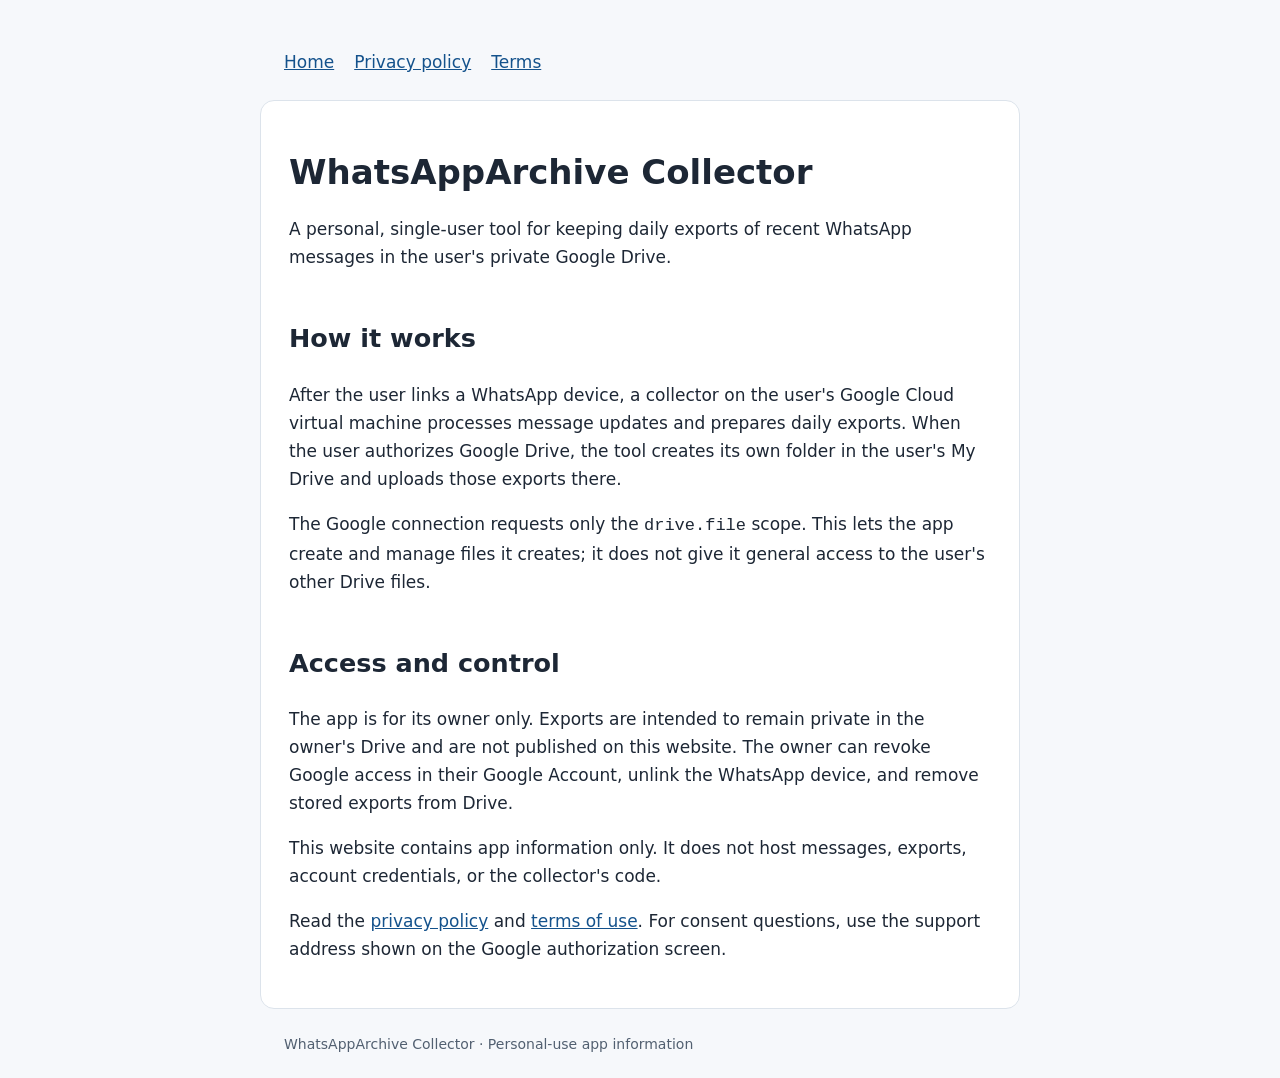
<file: index.html>
<!doctype html>
<html lang="en"><meta charset="utf-8"><meta name="viewport" content="width=device-width,initial-scale=1"><title>WhatsAppArchive Collector</title><link rel="stylesheet" href="style.css">
<header><nav><a href="./">Home</a><a href="privacy.html">Privacy policy</a><a href="terms.html">Terms</a></nav></header>
<main><h1>WhatsAppArchive Collector</h1><p>A personal, single-user tool for keeping daily exports of recent WhatsApp messages in the user's private Google Drive.</p>
<h2>How it works</h2><p>After the user links a WhatsApp device, a collector on the user's Google Cloud virtual machine processes message updates and prepares daily exports. When the user authorizes Google Drive, the tool creates its own folder in the user's My Drive and uploads those exports there.</p>
<p>The Google connection requests only the <code>drive.file</code> scope. This lets the app create and manage files it creates; it does not give it general access to the user's other Drive files.</p>
<h2>Access and control</h2><p>The app is for its owner only. Exports are intended to remain private in the owner's Drive and are not published on this website. The owner can revoke Google access in their Google Account, unlink the WhatsApp device, and remove stored exports from Drive.</p>
<p>This website contains app information only. It does not host messages, exports, account credentials, or the collector's code.</p>
<p>Read the <a href="privacy.html">privacy policy</a> and <a href="terms.html">terms of use</a>. For consent questions, use the support address shown on the Google authorization screen.</p></main>
<footer>WhatsAppArchive Collector · Personal-use app information</footer></html>
</file>
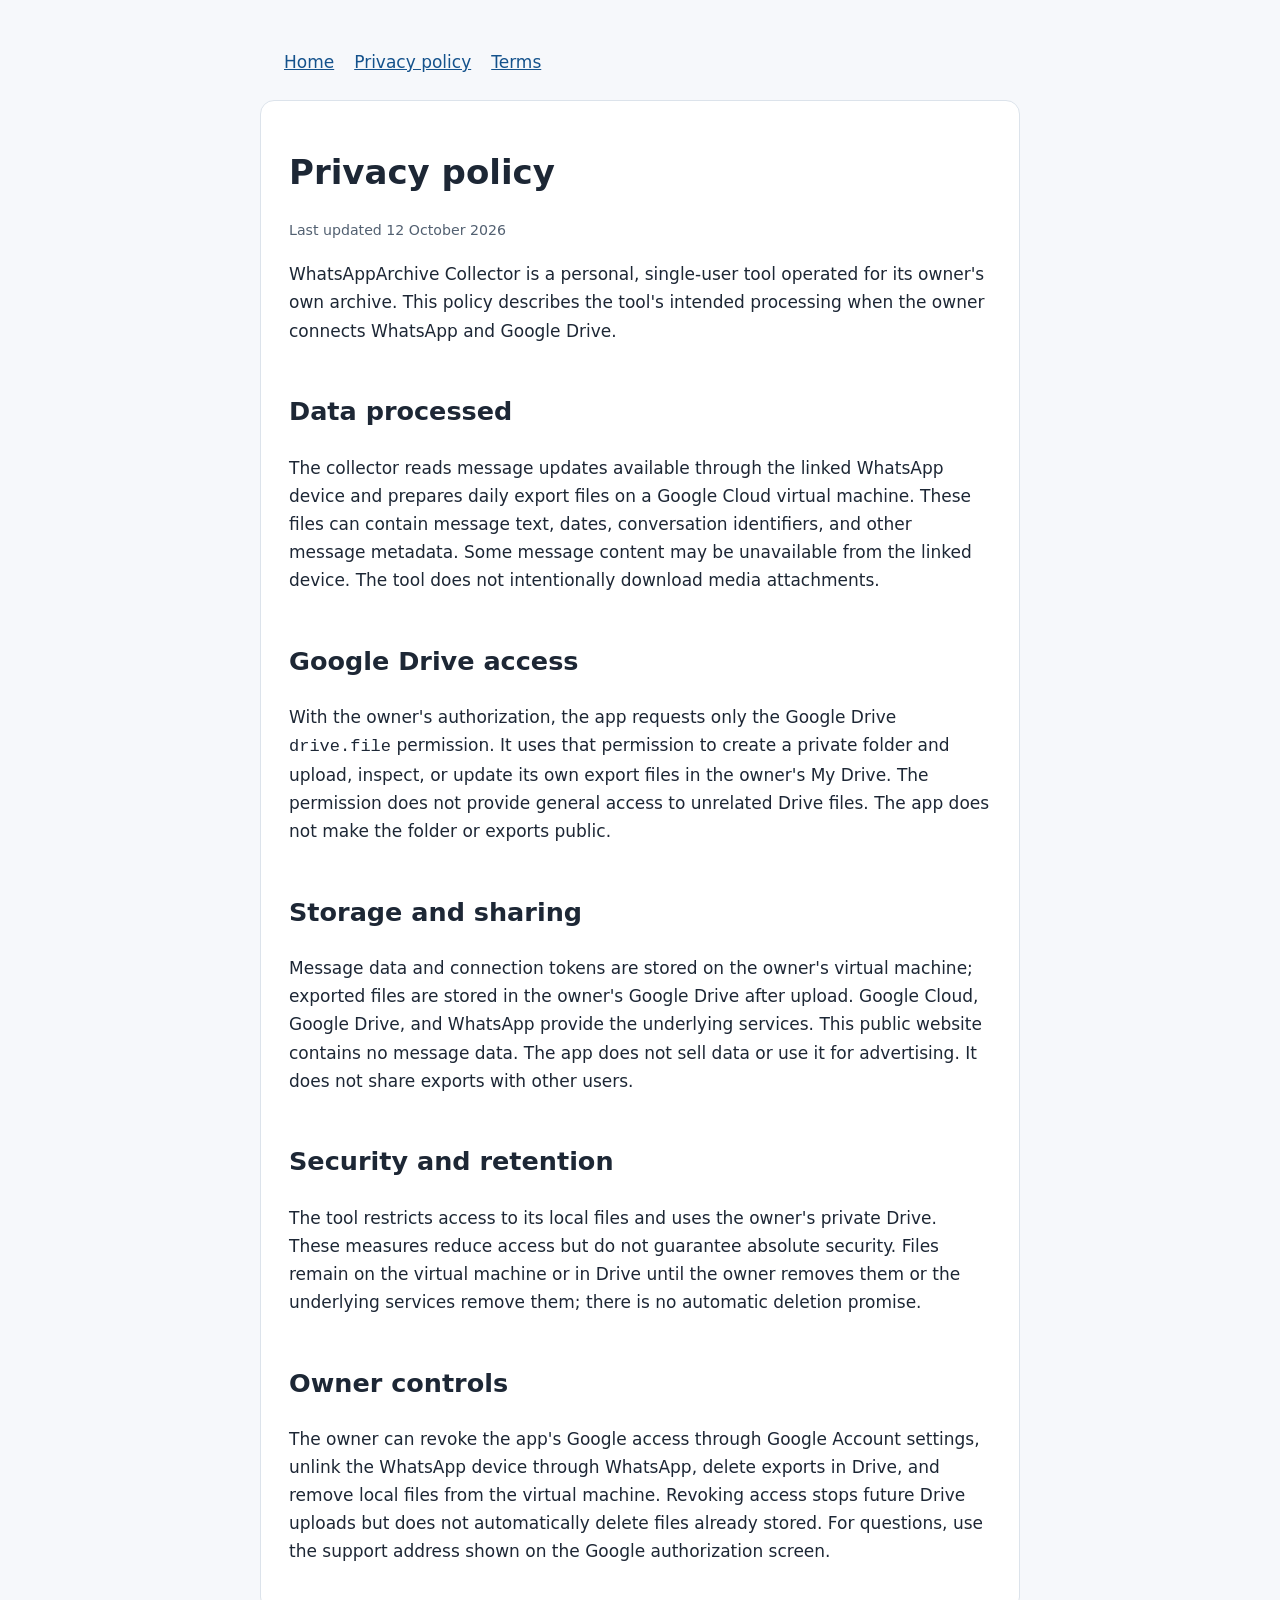
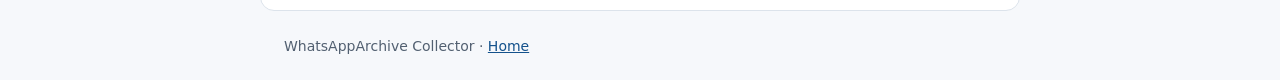
<file: privacy.html>
<!doctype html>
<html lang="en"><meta charset="utf-8"><meta name="viewport" content="width=device-width,initial-scale=1"><title>Privacy policy · WhatsAppArchive Collector</title><link rel="stylesheet" href="style.css">
<header><nav><a href="./">Home</a><a href="privacy.html">Privacy policy</a><a href="terms.html">Terms</a></nav></header>
<main><h1>Privacy policy</h1><small>Last updated 12 October 2026</small>
<p>WhatsAppArchive Collector is a personal, single-user tool operated for its owner's own archive. This policy describes the tool's intended processing when the owner connects WhatsApp and Google Drive.</p>
<h2>Data processed</h2><p>The collector reads message updates available through the linked WhatsApp device and prepares daily export files on a Google Cloud virtual machine. These files can contain message text, dates, conversation identifiers, and other message metadata. Some message content may be unavailable from the linked device. The tool does not intentionally download media attachments.</p>
<h2>Google Drive access</h2><p>With the owner's authorization, the app requests only the Google Drive <code>drive.file</code> permission. It uses that permission to create a private folder and upload, inspect, or update its own export files in the owner's My Drive. The permission does not provide general access to unrelated Drive files. The app does not make the folder or exports public.</p>
<h2>Storage and sharing</h2><p>Message data and connection tokens are stored on the owner's virtual machine; exported files are stored in the owner's Google Drive after upload. Google Cloud, Google Drive, and WhatsApp provide the underlying services. This public website contains no message data. The app does not sell data or use it for advertising. It does not share exports with other users.</p>
<h2>Security and retention</h2><p>The tool restricts access to its local files and uses the owner's private Drive. These measures reduce access but do not guarantee absolute security. Files remain on the virtual machine or in Drive until the owner removes them or the underlying services remove them; there is no automatic deletion promise.</p>
<h2>Owner controls</h2><p>The owner can revoke the app's Google access through Google Account settings, unlink the WhatsApp device through WhatsApp, delete exports in Drive, and remove local files from the virtual machine. Revoking access stops future Drive uploads but does not automatically delete files already stored. For questions, use the support address shown on the Google authorization screen.</p></main>
<footer>WhatsAppArchive Collector · <a href="./">Home</a></footer></html>
</file>
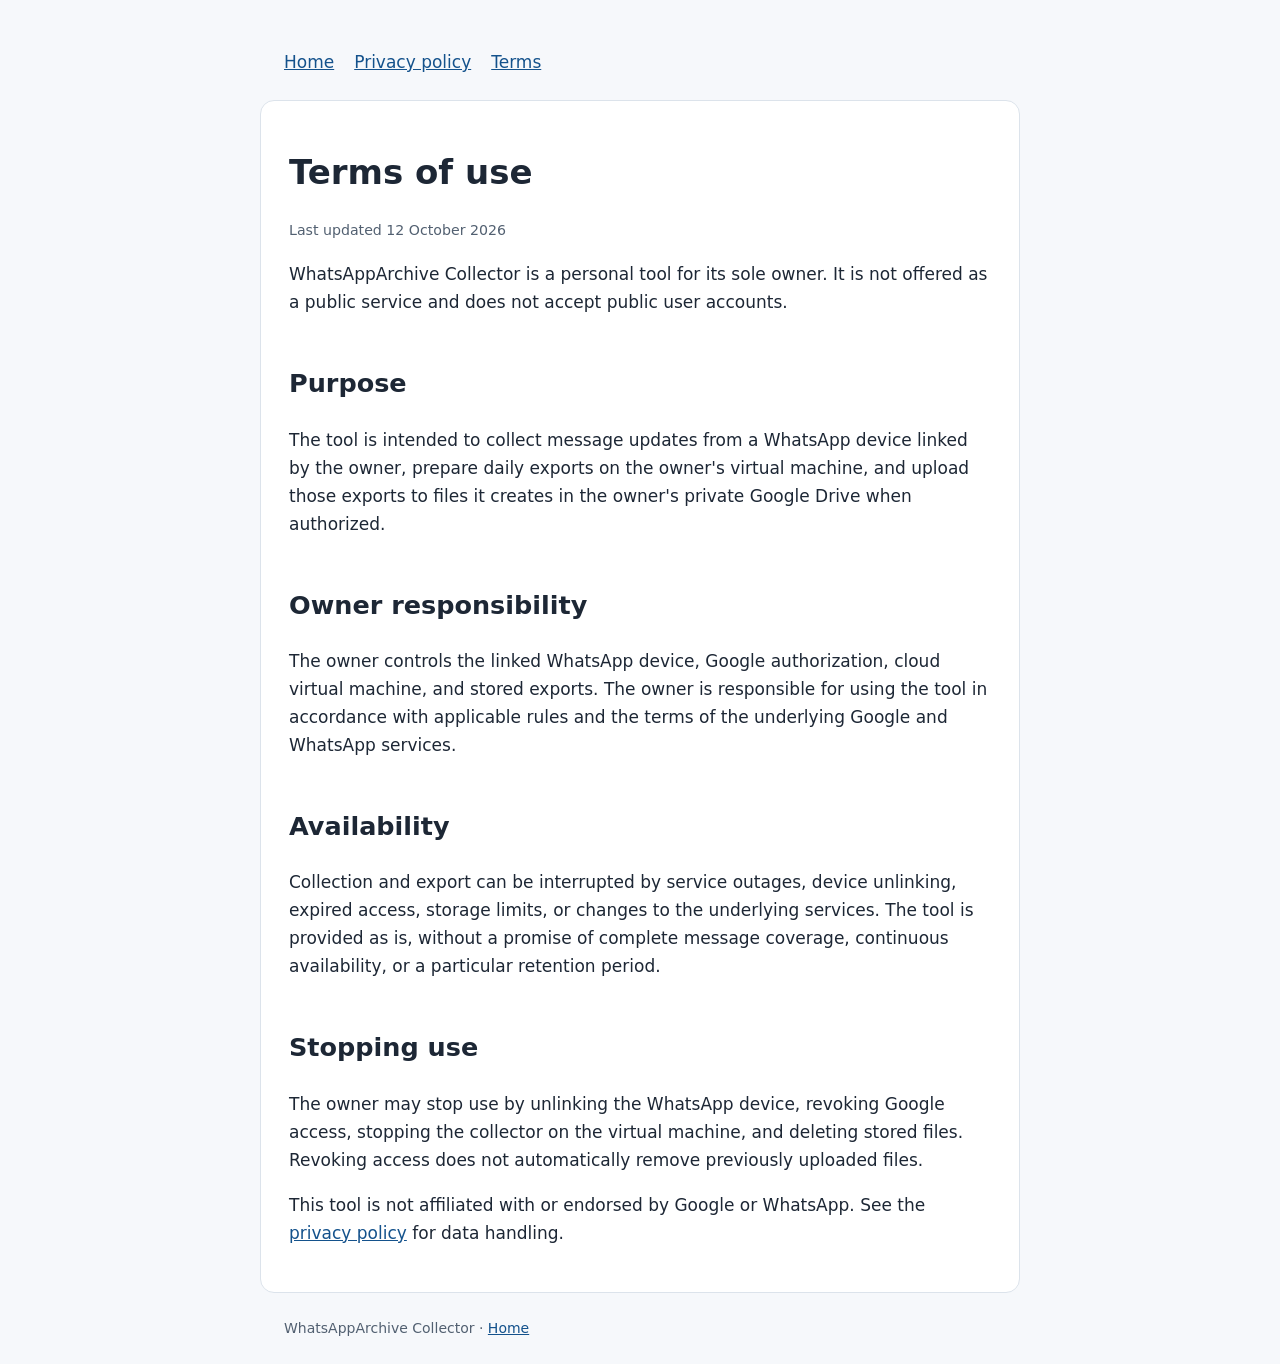
<file: terms.html>
<!doctype html>
<html lang="en"><meta charset="utf-8"><meta name="viewport" content="width=device-width,initial-scale=1"><title>Terms of use · WhatsAppArchive Collector</title><link rel="stylesheet" href="style.css">
<header><nav><a href="./">Home</a><a href="privacy.html">Privacy policy</a><a href="terms.html">Terms</a></nav></header>
<main><h1>Terms of use</h1><small>Last updated 12 October 2026</small>
<p>WhatsAppArchive Collector is a personal tool for its sole owner. It is not offered as a public service and does not accept public user accounts.</p>
<h2>Purpose</h2><p>The tool is intended to collect message updates from a WhatsApp device linked by the owner, prepare daily exports on the owner's virtual machine, and upload those exports to files it creates in the owner's private Google Drive when authorized.</p>
<h2>Owner responsibility</h2><p>The owner controls the linked WhatsApp device, Google authorization, cloud virtual machine, and stored exports. The owner is responsible for using the tool in accordance with applicable rules and the terms of the underlying Google and WhatsApp services.</p>
<h2>Availability</h2><p>Collection and export can be interrupted by service outages, device unlinking, expired access, storage limits, or changes to the underlying services. The tool is provided as is, without a promise of complete message coverage, continuous availability, or a particular retention period.</p>
<h2>Stopping use</h2><p>The owner may stop use by unlinking the WhatsApp device, revoking Google access, stopping the collector on the virtual machine, and deleting stored files. Revoking access does not automatically remove previously uploaded files.</p>
<p>This tool is not affiliated with or endorsed by Google or WhatsApp. See the <a href="privacy.html">privacy policy</a> for data handling.</p></main>
<footer>WhatsAppArchive Collector · <a href="./">Home</a></footer></html>
</file>
<file: style.css>
*{box-sizing:border-box}body{margin:0;background:#f6f8fb;color:#1d2735;font:17px/1.65 system-ui,-apple-system,Segoe UI,sans-serif}header,main,footer{max-width:760px;margin:auto;padding:24px}header{padding-top:48px}nav a{margin-right:20px}a{color:#14528c}main{background:#fff;border:1px solid #dce3eb;border-radius:14px;padding:28px}h1{line-height:1.2}h2{margin-top:1.8em}footer{font-size:14px;color:#526071}small{color:#526071}@media(max-width:600px){header,main,footer{padding:20px}main{border-radius:0}}
</file>
